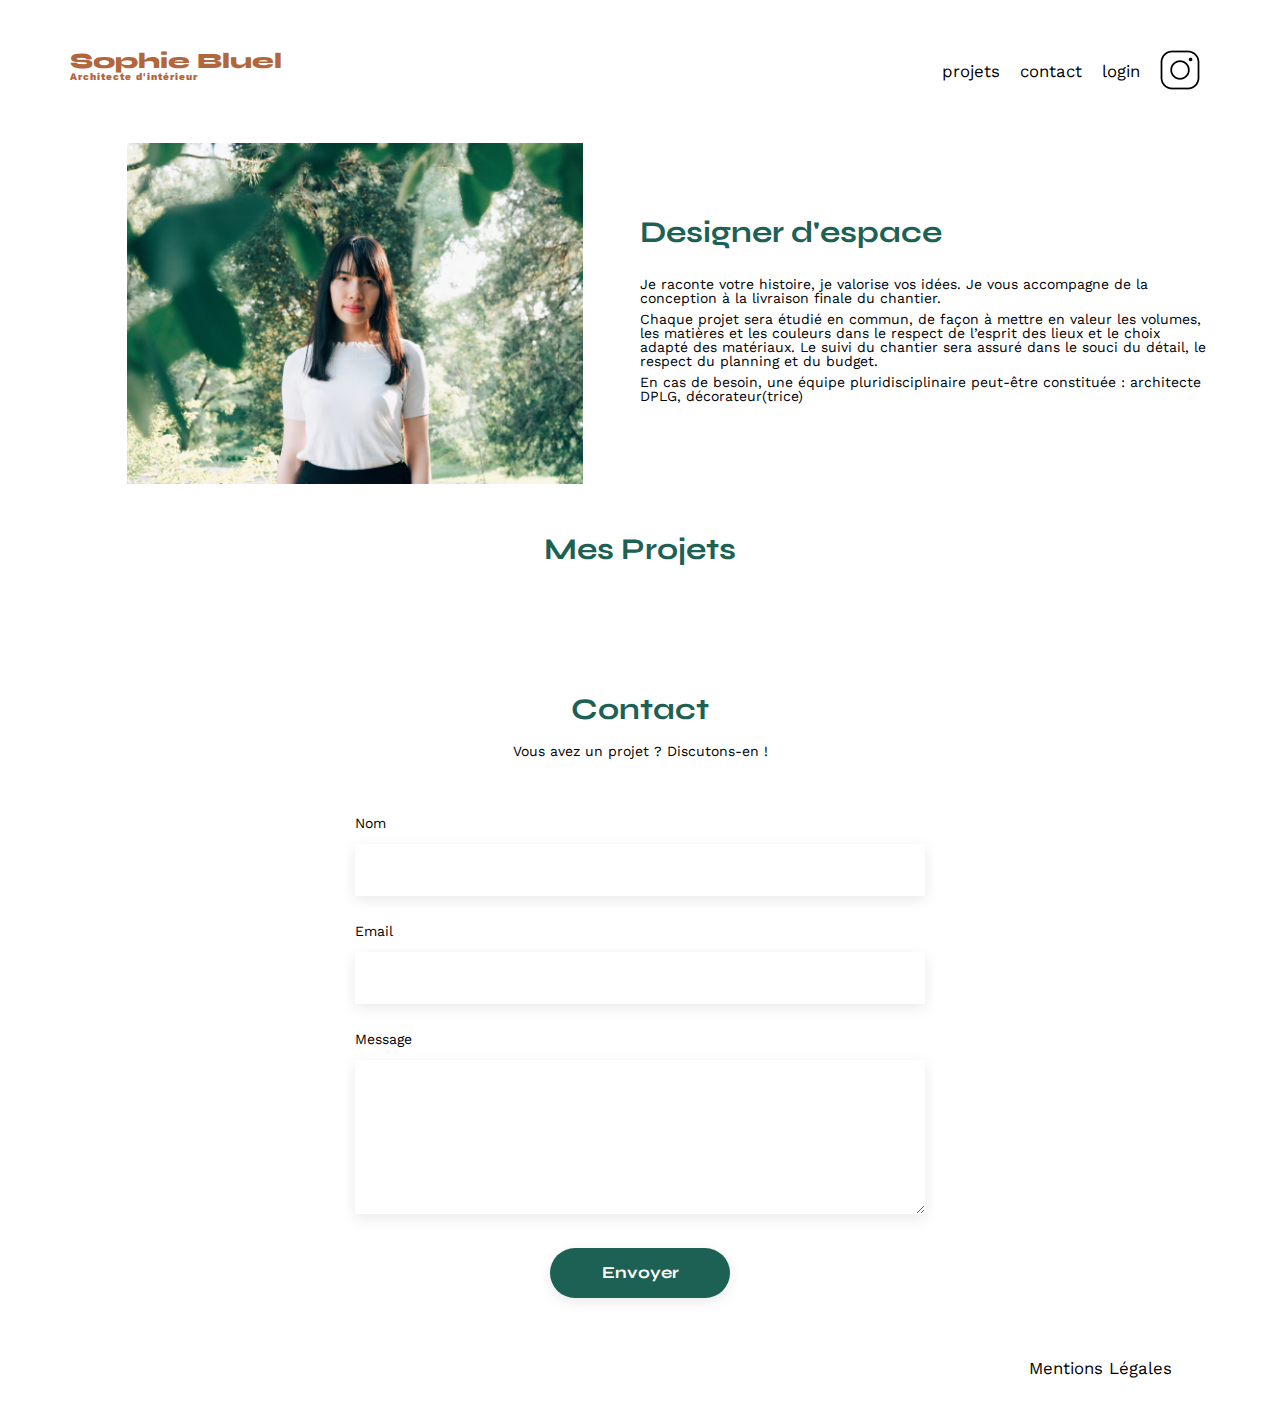
<file: Portfolio-architecte-sophie-bluel/FrontEnd/index.html>
<!DOCTYPE html>
<html lang="fr">
<head>
	<meta charset="UTF-8">
	<title>Sophie Bluel - Architecte d'intérieur</title>
	<meta name="viewport" content="width=device-width, initial-scale=1.0">
	<link rel="preconnect" href="https://fonts.googleapis.com">
	<link rel="preconnect" href="https://fonts.gstatic.com" crossorigin>
	<link href="https://fonts.googleapis.com/css2?family=Syne:wght@700;800&family=Work+Sans&display=swap" rel="stylesheet">
	<meta name="description" content="">
	<link rel="stylesheet" href="./assets/style.css">
</head>
<body>
<header>
	<h1>Sophie Bluel <span>Architecte d'intérieur</span></h1>
	<nav>
		<ul>
			<li>projets</li>
			<li>contact</li>
			<li>login</li>
			<li><img src="./assets/icons/instagram.png" alt="Instagram"></li>
		</ul>
	</nav>
</header>
<main>
	<section id="introduction">
		<figure>
			<img src="./assets/images/sophie-bluel.png" alt="">
		</figure>
		<article>
			<h2>Designer d'espace</h2>
			<p>Je raconte votre histoire, je valorise vos idées. Je vous accompagne de la conception à la livraison finale du chantier.</p>
			<p>Chaque projet sera étudié en commun, de façon à mettre en valeur les volumes, les matières et les couleurs dans le respect de l’esprit des lieux et le choix adapté des matériaux. Le suivi du chantier sera assuré dans le souci du détail, le respect du planning et du budget.</p>
			<p>En cas de besoin, une équipe pluridisciplinaire peut-être constituée : architecte DPLG, décorateur(trice)</p>
		</article>
	</section>
	<section id="portfolio">
		<h2>Mes Projets</h2>
		<div class="filter-items"></div>
		<div class="gallery">
			
		</div>
	</section>
	<section id="contact">
		<h2>Contact</h2>
		<p>Vous avez un projet ? Discutons-en !</p>
		<form action="#" method="post">
			<label for="name">Nom</label>
			<input type="text" name="name" id="name">
			<label for="email">Email</label>
			<input type="email" name="email" id="email">
			<label for="message">Message</label>
			<textarea name="message" id="message" cols="30" rows="10"></textarea>
			<input type="submit" value="Envoyer">
		</form>
	</section>
</main>

<footer>
	<nav>
		<ul>
			<li>Mentions Légales</li>
		</ul>
	</nav>
</footer>
<script src="./assets/scripts.js"></script>
</body>
</html>
</file>
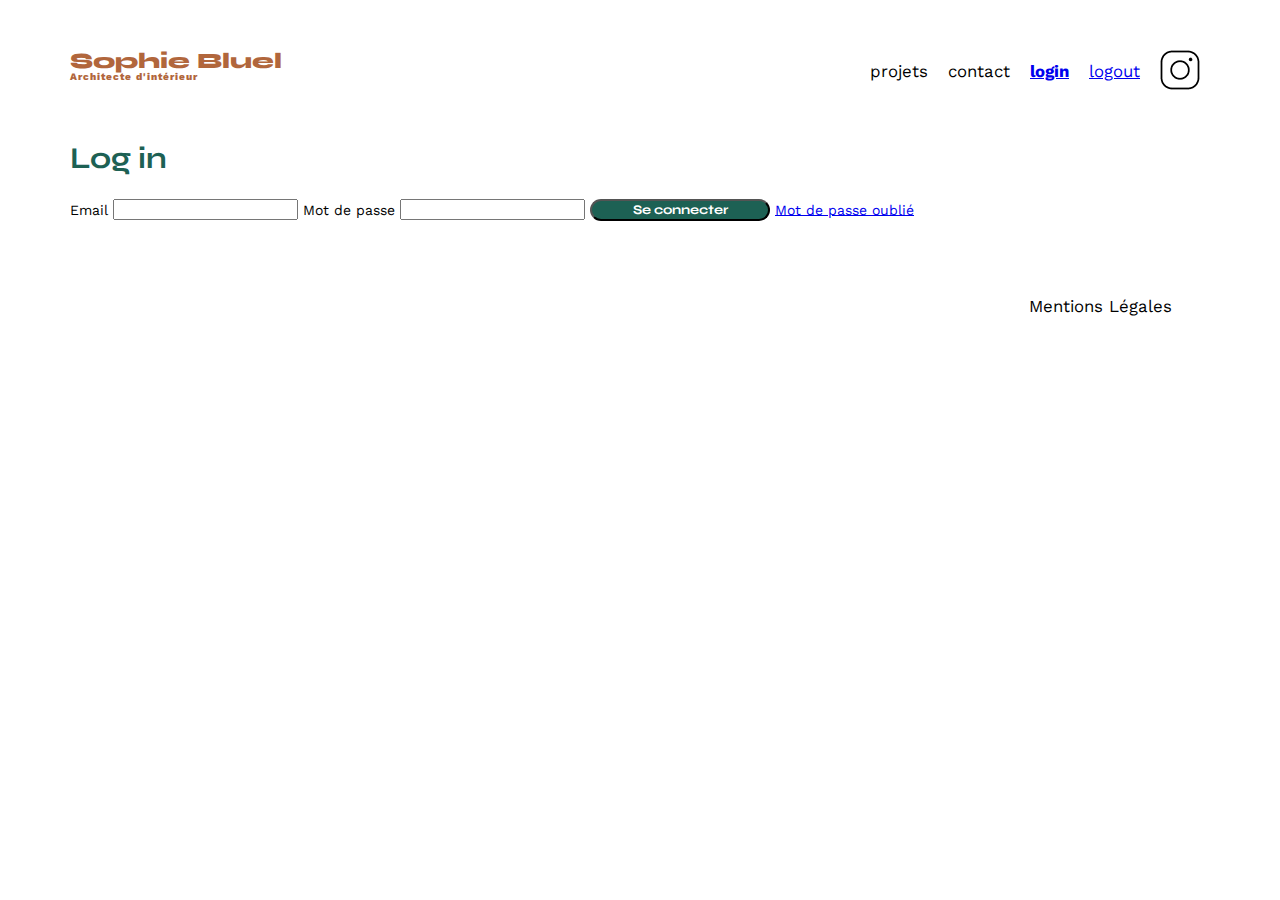
<file: Portfolio-architecte-sophie-bluel/FrontEnd/login.html>
<!DOCTYPE html>
<html lang="fr">
<head>
	<meta charset="UTF-8">
	<title>Sophie Bluel - Architecte d'intérieur</title>
	<meta name="viewport" content="width=device-width, initial-scale=1.0">
	<link rel="preconnect" href="https://fonts.googleapis.com">
	<link rel="preconnect" href="https://fonts.gstatic.com" crossorigin>
	<link href="https://fonts.googleapis.com/css2?family=Syne:wght@700;800&family=Work+Sans&display=swap" rel="stylesheet">
	<meta name="description" content="">
	<link rel="stylesheet" href="./assets/style.css">
</head>
<body>
<header>
	<h1>Sophie Bluel <span>Architecte d'intérieur</span></h1>
	<nav>
		<ul>
			<li>projets</li>
			<li>contact</li>
			<li><a href="/login.html" class="login">login</a></li>
			<li><a href="/login.html" class="logout">logout</a></li>
			<li><img src="./assets/icons/instagram.png" alt="Instagram"></li>
		</ul>
	</nav>
</header>
<main>
	
	<section id="login" class="form-section">
		<h2>Log in</h2>
		<form action="#" method="post">
			<label for="email">Email</label>
			<input type="email" name="email" id="email" required>

			<label for="password">Mot de passe</label>
			<input type="password" name="password" id="password" required>
			
			<input type="submit" value="Se connecter">

			<span><a href="#" class="forgotPassword">Mot de passe oublié</a></span>
		</form>
	</section>
</main>

<footer>
	<nav>
		<ul>
			<li>Mentions Légales</li>
		</ul>
	</nav>
</footer>
<script src="./assets/login.js"></script>
</body>
</html>
</file>
<file: Portfolio-architecte-sophie-bluel/FrontEnd/assets/style.css>
/* http://meyerweb.com/eric/tools/css/reset/
   v2.0 | 20110126
   License: none (public domain)
*/

html, body, div, span, applet, object, iframe,
h1, h2, h3, h4, h5, h6, p, blockquote, pre,
a, abbr, acronym, address, big, cite, code,
del, dfn, em, img, ins, kbd, q, s, samp,
small, strike, strong, sub, sup, tt, var,
b, u, i, center,
dl, dt, dd, ol, ul, li,
fieldset, form, label, legend,
table, caption, tbody, tfoot, thead, tr, th, td,
article, aside, canvas, details, embed,
figure, figcaption, footer, header, hgroup,
menu, nav, output, ruby, section, summary,
time, mark, audio, video {
	margin: 0;
	padding: 0;
	border: 0;
	font-size: 100%;
	font: inherit;
	vertical-align: baseline;
}
/* HTML5 display-role reset for older browsers */
article, aside, details, figcaption, figure,
footer, header, hgroup, menu, nav, section {
	display: block;
}
body {
	line-height: 1;
}
ol, ul {
	list-style: none;
}
blockquote, q {
	quotes: none;
}
blockquote:before, blockquote:after,
q:before, q:after {
	content: '';
	content: none;
}
table {
	border-collapse: collapse;
	border-spacing: 0;
}
/** end reset css**/
body {
	max-width: 1140px;
	margin:auto;
	font-family: 'Work Sans' ;
	font-size: 14px;
}
header {
	display: flex;
	justify-content: space-between;
	margin: 50px 0
}
section {
	margin: 50px 0
}

h1{
	display: flex;
	flex-direction: column;
	font-family: 'Syne';
	font-size: 22px;
	font-weight: 800;
	color: #B1663C
}

h1 > span {
	font-family: 'Work Sans';
	font-size:10px;
	letter-spacing: 0.1em;
;
}

h2{
	font-family: 'Syne';
	font-weight: 700;
	font-size: 30px;
	color: #1D6154
}
nav ul {
	display: flex;
	align-items: center;
	list-style-type: none;

}
nav li {
	padding: 0 10px;
	font-size: 1.2em;
}

li:hover {
	color: #B1663C;
}
#introduction {
	display: flex;
	align-items: center;
}
#introduction figure {
	flex: 1
}
#introduction img {
	display: block;
	margin: auto;
	width: 80%;
}

#introduction article {
	flex: 1
}
#introduction h2 {
	margin-bottom: 1em;
}

#introduction p {
	margin-bottom: 0.5em;
}
#portfolio h2 {
	text-align: center;
	margin-bottom: 1em;
}

.filter-items {
	display: flex;
	justify-content: center;
	gap: 10px;
	margin-bottom: 50px;
}

button {
	font-family: 'Syne';
	font-weight: 700;
	font-size: 16px;
	line-height: 100%;
	color: #1D6154;
	height: 38px;
	text-align: center;
	border-radius: 60px;
	background-color: white;
	border-color: #1D6154;
	border-width: 1px;
	display: flex;
  	align-items: center;
  	justify-content: center;
	padding-left: 15px;
	padding-right: 15px;
}

.active {
	color: white;
	background-color:#1D6154;
}


.gallery {
	width: 100%;
	display: grid;
	grid-template-columns: 1fr 1fr 1fr;
	grid-column-gap: 20px;
	grid-row-gap: 20px;
}

.gallery img {
	width: 100%;

}
#contact {
	width: 50%;
margin: auto;
}
#contact > * {
	text-align: center;

}
#contact h2{
	margin-bottom: 20px;
}
#contact form {
	text-align: left;
	margin-top:30px;
	display: flex;
	flex-direction: column;
}

#contact input {
	height: 50px;
	font-size: 1.2em;
	border: none;
	box-shadow: 0px 4px 14px rgba(0, 0, 0, 0.09);
}
#contact label {
	margin: 2em 0 1em 0;
}
#contact textarea {
	border: none;
	box-shadow: 0px 4px 14px rgba(0, 0, 0, 0.09);
}

input[type="submit"]{
	font-family: 'Syne';
	font-weight: 700;
	color: white;
	background-color: #1D6154;
	margin : 2em auto ;
	width: 180px;
	text-align: center;
	border-radius: 60px ;
}

footer nav ul {
	display: flex;
	justify-content: flex-end;
	margin: 2em
}
</file>
